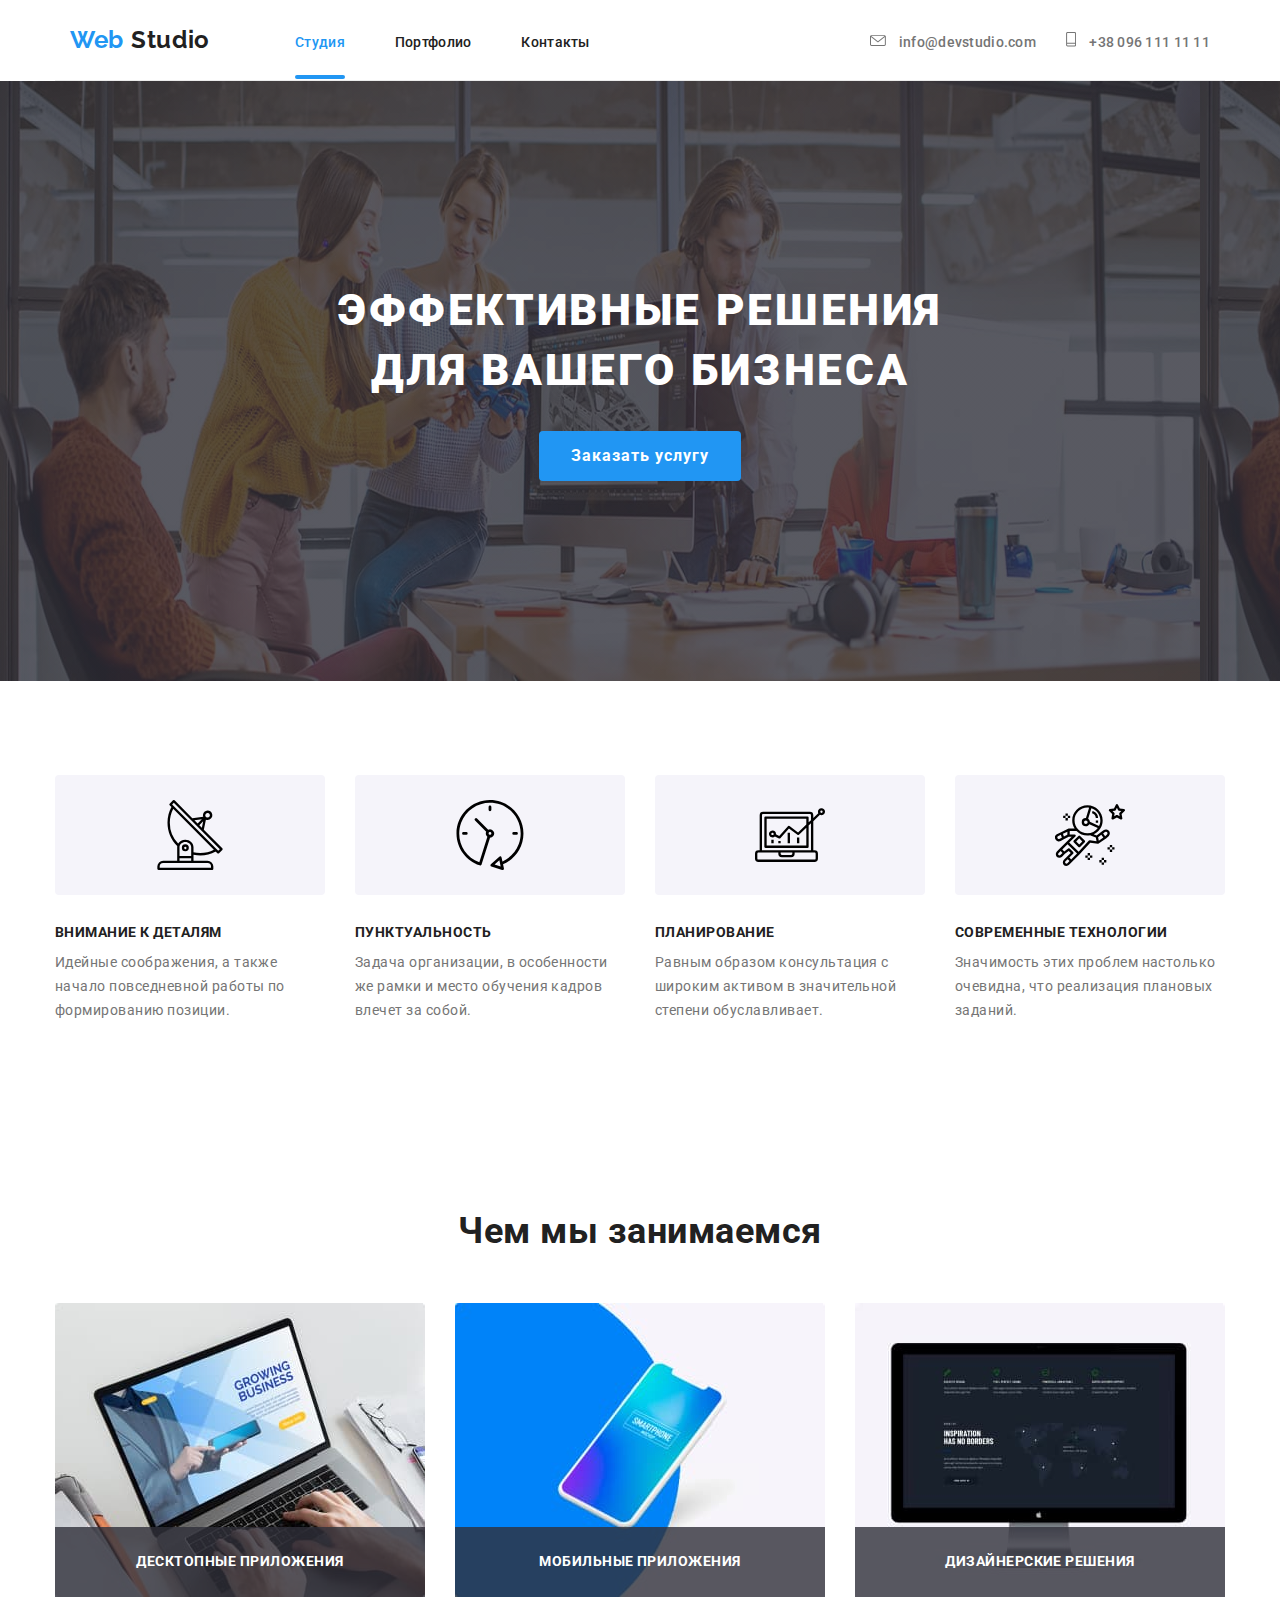
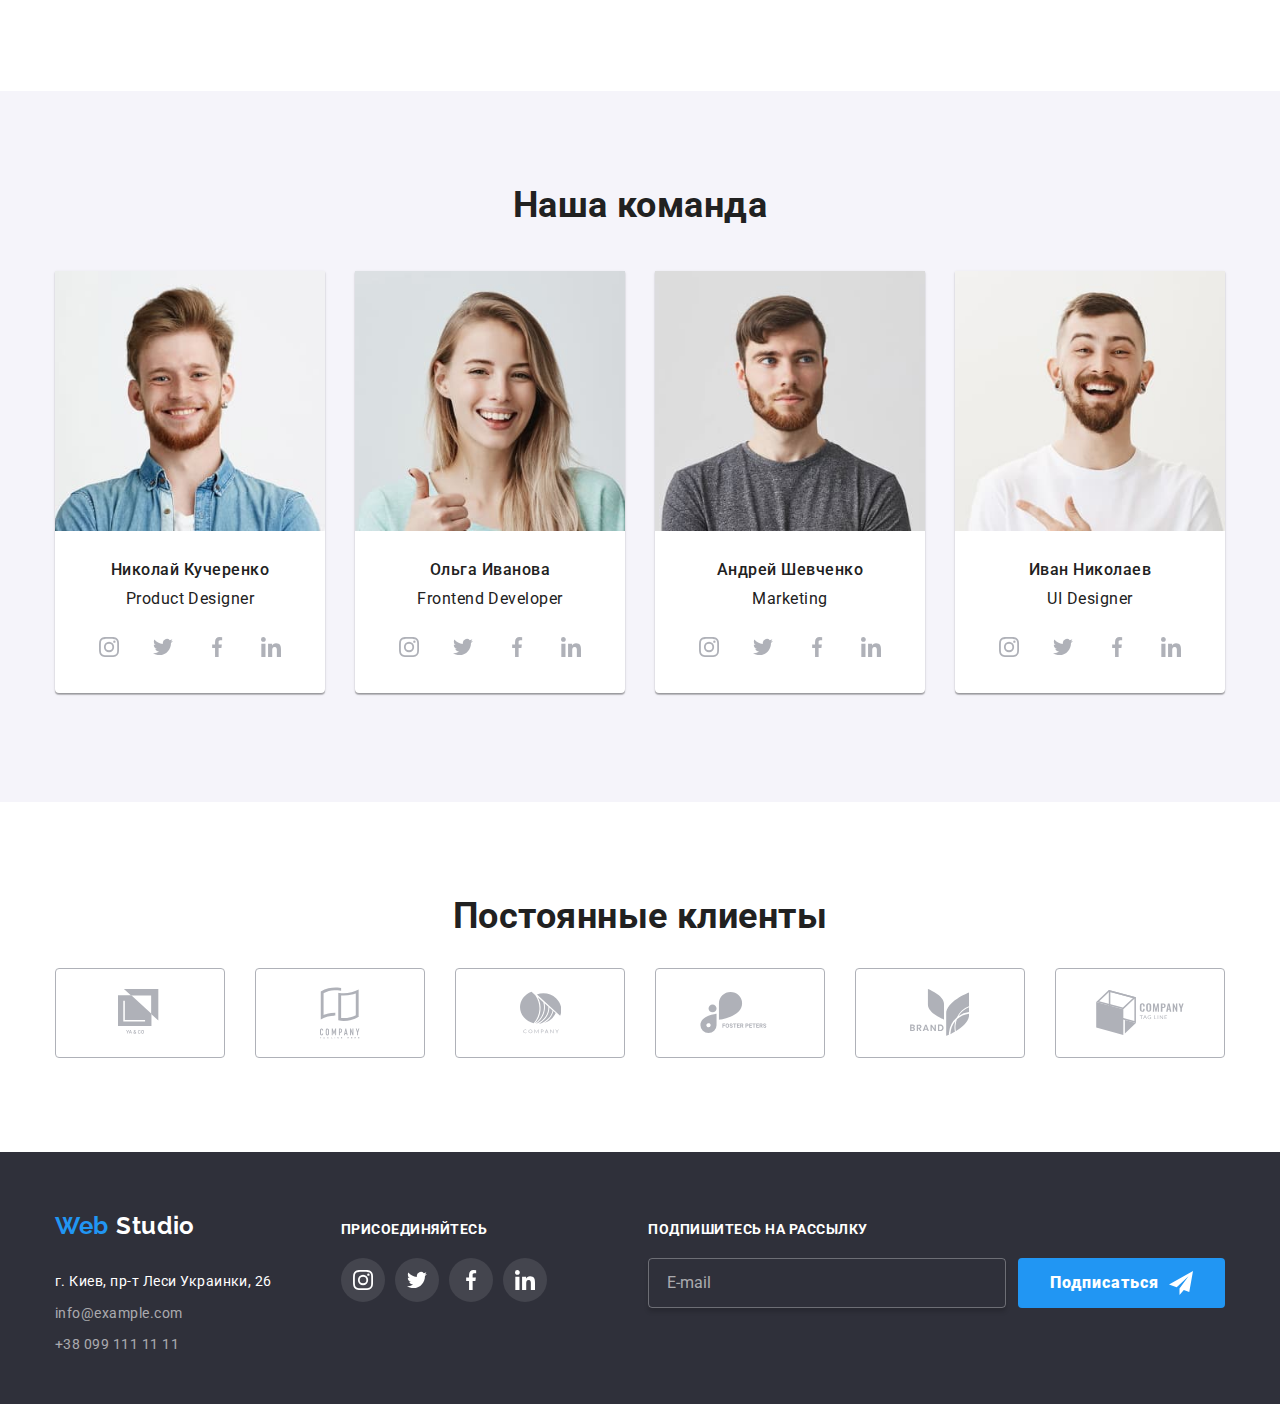
<file: index.html>
<!DOCTYPE html>
<html lang="ru">
  <head>
    <meta charset="UTF-8" />
    <meta name="viewport" content="width=device-width, initial-scale=1.0" />
    <title>Студия</title>
    <link
      href="https://fonts.googleapis.com/css2?family=Raleway:wght@700&family=Roboto:wght@400;500;700;900&display=swap"
      rel="stylesheet"
    />
    <link
      rel="stylesheet"
      href="https://cdnjs.cloudflare.com/ajax/libs/modern-normalize/0.6.0/modern-normalize.min.css"
    />

    <link rel="stylesheet" href="./css/main.min.css" />
    <!-- <link rel="stylesheet" href="./css/styles.css" /> -->
  </head>
  <body>
    <!-- шапка сайта -->
    <header class="page-header">
      <div class="conteyner">
        <nav class="nav">
          <!-- логотип ссылка -->
          <a href="./index.html" class="logo link">
            Web<span class="logo-studio"> Studio</span>
          </a>
          <button
            type="button"
            class="menu-button"
            aria-expanded="false"
            data-menu-button
          >
            <svg
              width="40"
              height="40"
              aria-label="Переключатель мобильного меню"
            >
              <use
                class="icon-cross"
                href="./image/symbol-defs1.svg#cross"
              ></use>
              <use class="icon-menu" href="./image/symbol-defs1.svg#menu"></use>
            </svg>
          </button>

          <div class="menu-container" id="menu-containe" data-menu>
            <!-- навигация по сайту-ссылки -->
            <ul class="site-nav list">
              <li class="item">
                <a href="./index.html" class="link carrent">Студия</a>
              </li>
              <li class="item">
                <a href="./portfolio.html" class="link">Портфолио</a>
              </li>
              <li class="item"><a href="" class="link">Контакты</a></li>
            </ul>

            <!-- контакты-ссылки -->
            <ul class="auth-nav list">
              <li class="item">
                <a href="mailto:info@devstudio.com" class="link">
                  <svg class="auth-nav-icon" width="16" height="11.2">
                    <use href="./image/symbol-defs1.svg#icon_mail"></use>
                  </svg>
                  info@devstudio.com
                </a>
              </li>
              <li class="item">
                <a href="tel:+380961111111" class="link">
                  <svg class="auth-nav-icon" width="10" height="14.94">
                    <use href="./image/symbol-defs1.svg#icon_phone"></use>
                  </svg>
                  +38 096 111 11 11</a
                >
              </li>
            </ul>
          </div>
        </nav>
      </div>
    </header>
    <main>
      <!-- секция герой -->
      <section class="hero">
        <div class="hero-section">
          <h1 class="title">эффективные решения для вашего бизнеса</h1>
          <!-- data-modal-open -->
          <!-- <a href="" class="button link">Заказать услугу</a> -->
          <button data-modal-open class="button link">Заказать услугу</button>
        </div>
      </section>
      <!-- Отличительные характеристики -->
      <section class="section charact">
        <!-- <h2>Отличительные характеристики</h2> -->
        <ul class="characteristics list">
          <li class="item">
            <div class="icon">
              <svg>
                <use
                  href="./image/symbol-defs1.svg#icon-characteristics-1"
                  width="70"
                  height="70"
                ></use>
              </svg>
            </div>

            <h3 class="section-option">Внимание к деталям</h3>
            <p class="section-text">
              Идейные соображения, а также начало повседневной работы по
              формированию позиции.
            </p>
          </li>
          <li class="item">
            <div class="icon">
              <svg>
                <use
                  href="./image/symbol-defs1.svg#icon-characteristics-2"
                  width="70"
                  height="70"
                ></use>
              </svg>
            </div>
            <h3 class="section-option">Пунктуальность</h3>
            <p class="section-text">
              Задача организации, в особенности же рамки и место обучения кадров
              влечет за собой.
            </p>
          </li>
          <li class="item">
            <div class="icon">
              <svg>
                <use
                  href="./image/symbol-defs1.svg#icon-characteristics-3"
                  width="70"
                  height="70"
                ></use>
              </svg>
            </div>
            <h3 class="section-option">Планирование</h3>
            <p class="section-text">
              Равным образом консультация с широким активом в значительной
              степени обуславливает.
            </p>
          </li>
          <li class="item">
            <div class="icon">
              <svg>
                <use
                  href="./image/symbol-defs1.svg#icon-characteristics-4"
                  width="70"
                  height="70"
                ></use>
              </svg>
            </div>
            <h3 class="section-option">Современные технологии</h3>
            <p class="section-text">
              Значимость этих проблем настолько очевидна, что реализация
              плановых заданий.
            </p>
          </li>
        </ul>
      </section>
      <!-- чем мы занимаемся -->
      <section class="works section">
        <h2 class="title">Чем мы занимаемся</h2>
        <ul class="list">
          <li class="item">
            <img
              srcset="
                ./image/Десктопные-приложения.jpg    1x,
                ./image/Десктопные-приложения@2x.jpg 2x
              "
              src="./image/Десктопные-приложения.jpg"
              alt="Десктопные приложения"
              width="370"
            />

            <h3 class="section-work">Десктопные приложения</h3>
          </li>
          <li class="item">
            <img
              srcset="
                ./image/Мобильные-приложения.jpg    1x,
                ./image/Мобильные-приложения@2x.jpg 2x
              "
              src="./image/Мобильные-приложения.jpg"
              alt="Мобильные
                  приложения"
              width="370"
            />

            <h3 class="section-work">Мобильные приложения</h3>
          </li>
          <li class="item">
            <img
              srcset="
                ./image/Дизайнерские-решения.jpg    1x,
                ./image/Дизайнерские-решения@2x.jpg 2x
              "
              src="./image/Дизайнерские-решения.jpg"
              alt="Дизайнерские
                  решения"
              width="370"
            />

            <h3 class="section-work">Дизайнерские решения</h3>
          </li>
        </ul>
      </section>
      <!-- наша команда -->
      <section class="our-team">
        <div class="team section">
          <h2 class="title">Наша команда</h2>
          <ul class="team-list list">
            <!-- John Smith -->
            <li class="people">
              <div class="team-thumb">
                <img
                  class="team-photo"
                  srcset="
                    ./image/kycherenko.jpg    1x,
                    ./image/kycherenko@2x.jpg 2x
                  "
                  src="./image/kycherenko.jpg"
                  alt="Николай Кучеренко"
                />
              </div>

              <h3 class="section-name">Николай Кучеренко</h3>
              <p class="section-job">Product Designer</p>
              <!-- ссылки на соц сети -->
              <ul class="social list">
                <!-- ссылка на instagram -->
                <li class="soc">
                  <a class="soc-link" href="https://www.instagram.com/">
                    <svg class="soc-icon" width="20" height="20">
                      <use href="./image/symbol-defs1.svg#instagram"></use>
                    </svg>
                  </a>
                </li>
                <!--ссылка на twitter -->
                <li class="soc">
                  <a class="soc-link" href="https://twitter.com/">
                    <svg class="soc-icon" width="20" height="20">
                      <use href="./image/symbol-defs1.svg#twitter"></use>
                    </svg>
                  </a>
                </li>
                <!-- ссылка на facebook -->
                <li class="soc">
                  <a class="soc-link" href="https://www.facebook.com/">
                    <svg class="soc-icon" width="20" height="20">
                      <use href="./image/symbol-defs1.svg#facebook"></use>
                    </svg>
                  </a>
                </li>
                <!-- ссылка на linkedin-->
                <li class="soc">
                  <a class="soc-link" href="https://www.linkedin.com/">
                    <svg class="soc-icon" width="20" height="20">
                      <use href="./image/symbol-defs1.svg#linkedin"></use>
                    </svg>
                  </a>
                </li>
              </ul>
            </li>
            <!-- Marta Stewart -->
            <li class="people">
              <div class="team-thumb">
                <img
                  class="team-photo"
                  src="./image/ivanova.jpg"
                  srcset="./image/ivanova.jpg 1x, ./image/ivanova@2x.jpg 2x"
                  alt="Ольга Иванова"
                />
              </div>

              <h3 class="section-name">Ольга Иванова</h3>
              <p class="section-job">Frontend Developer</p>
              <!-- ссылки на соц сети -->
              <ul class="social list">
                <!-- ссылка на instagram -->
                <li class="soc">
                  <a class="soc-link" href="https://www.instagram.com/">
                    <svg class="soc-icon" width="20" height="20">
                      <use href="./image/symbol-defs1.svg#instagram"></use>
                    </svg>
                  </a>
                </li>
                <!--ссылка на twitter -->
                <li class="soc">
                  <a class="soc-link" href="https://twitter.com/">
                    <svg class="soc-icon" width="20" height="20">
                      <use href="./image/symbol-defs1.svg#twitter"></use>
                    </svg>
                  </a>
                </li>
                <!-- ссылка на facebook -->
                <li class="soc">
                  <a class="soc-link" href="https://www.facebook.com/">
                    <svg class="soc-icon" width="20" height="20">
                      <use href="./image/symbol-defs1.svg#facebook"></use>
                    </svg>
                  </a>
                </li>
                <!-- ссылка на linkedin-->
                <li class="soc">
                  <a class="soc-link" href="https://www.linkedin.com/">
                    <svg class="soc-icon" width="20" height="20">
                      <use href="./image/symbol-defs1.svg#linkedin"></use>
                    </svg>
                  </a>
                </li>
              </ul>
            </li>
            <!-- Robert Jakis -->
            <li class="people">
              <div class="team-thumb">
                <img
                  class="team-photo"
                  srcset="
                    ./image/shevchenko.jpg    1x,
                    ./image/shevchenko@2x.jpg 2x
                  "
                  src="./image/shevchenko.jpg"
                  alt="Андрей Шевченко"
                />
              </div>

              <h3 class="section-name">Андрей Шевченко</h3>
              <p class="section-job">Marketing</p>
              <!-- ссылки на соц сети -->
              <ul class="social list">
                <!-- ссылка на instagram -->
                <li class="soc">
                  <a class="soc-link" href="https://www.instagram.com/">
                    <svg class="soc-icon" width="20" height="20">
                      <use href="./image/symbol-defs1.svg#instagram"></use>
                    </svg>
                  </a>
                </li>
                <!--ссылка на twitter -->
                <li class="soc">
                  <a class="soc-link" href="https://twitter.com/">
                    <svg class="soc-icon" width="20" height="20">
                      <use href="./image/symbol-defs1.svg#twitter"></use>
                    </svg>
                  </a>
                </li>
                <!-- ссылка на facebook -->
                <li class="soc">
                  <a class="soc-link" href="https://www.facebook.com/">
                    <svg class="soc-icon" width="20" height="20">
                      <use href="./image/symbol-defs1.svg#facebook"></use>
                    </svg>
                  </a>
                </li>
                <!-- ссылка на linkedin-->
                <li class="soc">
                  <a class="soc-link" href="https://www.linkedin.com/">
                    <svg class="soc-icon" width="20" height="20">
                      <use href="./image/symbol-defs1.svg#linkedin"></use>
                    </svg>
                  </a>
                </li>
              </ul>
            </li>
            <!-- Martin Doe -->
            <li class="people">
              <div class="team-thumb">
                <img
                  class="team-photo"
                  srcset="./image/nikolaev.jpg 1x, ./image/nikolaev@2x.jpg 2x"
                  src="./image/nikolaev.jpg"
                  alt="Иван Николаев"
                />
              </div>

              <h3 class="section-name">Иван Николаев</h3>
              <p class="section-job">UI Designer</p>
              <!-- ссылки на соц сети -->
              <ul class="social list">
                <!-- ссылка на instagram -->
                <li class="soc">
                  <a class="soc-link" href="https://www.instagram.com/">
                    <svg class="soc-icon" width="20" height="20">
                      <use href="./image/symbol-defs1.svg#instagram"></use>
                    </svg>
                  </a>
                </li>
                <!--ссылка на twitter -->
                <li class="soc">
                  <a class="soc-link" href="https://twitter.com/">
                    <svg class="soc-icon" width="20" height="20">
                      <use href="./image/symbol-defs1.svg#twitter"></use>
                    </svg>
                  </a>
                </li>
                <!-- ссылка на facebook -->
                <li class="soc">
                  <a class="soc-link" href="https://www.facebook.com/">
                    <svg class="soc-icon" width="20" height="20">
                      <use href="./image/symbol-defs1.svg#facebook"></use>
                    </svg>
                  </a>
                </li>
                <!-- ссылка на linkedin-->
                <li class="soc">
                  <a class="soc-link" href="https://www.linkedin.com/">
                    <svg class="soc-icon" width="20" height="20">
                      <use href="./image/symbol-defs1.svg#linkedin"></use>
                    </svg>
                  </a>
                </li>
              </ul>
            </li>
          </ul>
        </div>
      </section>
      <!-- Постоянные клиенты -->
      <section class="clients section">
        <h2 class="title">Постоянные клиенты</h2>
        <ul class="list">
          <li class="item">
            <a class="link" href=""
              ><svg class="clients-icon" width="44.27" height="49.23">
                <use href="./image/symbol-defs1.svg#logo-1"></use>
              </svg>
            </a>
          </li>
          <li class="item">
            <a class="link" href=""
              ><svg class="clients-icon" width="40" height="52">
                <use href="./image/symbol-defs1.svg#logo-2"></use>
              </svg>
            </a>
          </li>
          <li class="item">
            <a class="link" href=""
              ><svg class="clients-icon" width="41" height="43.6">
                <use href="./image/symbol-defs1.svg#logo-3"></use>
              </svg>
            </a>
          </li>
          <li class="item">
            <a class="link" href=""
              ><svg class="clients-icon" width="79.66" height="42.02">
                <use href="./image/symbol-defs1.svg#logo-4"></use>
              </svg>
            </a>
          </li>
          <li class="item">
            <a class="link" href=""
              ><svg class="clients-icon" width="59" height="47">
                <use href="./image/symbol-defs1.svg#logo-5"></use>
              </svg>
            </a>
          </li>
          <li class="item">
            <a class="link" href=""
              ><svg class="clients-icon" width="88.48" height="45.44">
                <use href="./image/symbol-defs1.svg#logo-6"></use>
              </svg>
            </a>
          </li>
        </ul>
      </section>
    </main>
    <footer class="footer">
      <!-- адресный блок -->
      <div class="footer-main">
        <div class="fer">
          <address class="adres">
            <!-- логотип ссылка -->
            <a href="./index.html" class="logo link">
              Web <span class="foter-logo-studio">Studio</span>
            </a>
            <ul class="address list">
              <li class="item">
                <a
                  href="https://www.google.com/maps/search/%D0%B3.+%D0%9A%D0%B8%D0%B5%D0%B2,+%D0%BF%D1%80-%D1%82+%D0%9B%D0%B5%D1%81%D0%B8+%D0%A3%D0%BA%D1%80%D0%B0%D0%B8%D0%BD%D0%BA%D0%B8,+26/@50.4728094,30.41841,12z/data=!3m1!4b1?hl=ru-KG"
                  class="map"
                  >г. Киев, пр-т Леси Украинки, 26
                </a>
              </li>
              <li class="item">
                <a href="mailto:info@devstudio.com">info@example.com</a>
              </li>
              <li class="item">
                <a href="tel:+380961111111">+38 099 111 11 11</a>
              </li>
            </ul>
          </address>
          <!-- призыв присоедениться -->
          <section class="section-footer">
            <h3 class="joins">присоединяйтесь</h3>
            <!-- ссылки на соц сети -->
            <ul class="footer-soc list">
              <!-- ссылка на instagram -->
              <li class="soc">
                <a class="soc-link" href="https://www.instagram.com/">
                  <svg class="soc-icon" width="20" height="20">
                    <use href="./image/symbol-defs1.svg#instagram"></use>
                  </svg>
                </a>
              </li>
              <!--ссылка на twitter -->
              <li class="soc">
                <a class="soc-link" href="https://twitter.com/">
                  <svg class="soc-icon" width="20" height="20">
                    <use href="./image/symbol-defs1.svg#twitter"></use>
                  </svg>
                </a>
              </li>
              <!-- ссылка на facebook -->
              <li class="soc">
                <a class="soc-link" href="https://www.facebook.com/">
                  <svg class="soc-icon" width="20" height="20">
                    <use href="./image/symbol-defs1.svg#facebook"></use>
                  </svg>
                </a>
              </li>
              <!-- ссылка на linkedin-->
              <li class="soc">
                <a class="soc-link" href="https://www.linkedin.com/">
                  <svg class="soc-icon" width="20" height="20">
                    <use href="./image/symbol-defs1.svg#linkedin"></use>
                  </svg>
                </a>
              </li>
            </ul>
          </section>
        </div>

        <!-- призыв подписаться -->
        <section class="prizuv">
          <h3 class="joins">Подпишитесь на рассылку</h3>
          <form class="prizuv-forma" action="email" method="post">
            <label>
              <input
                class="pole"
                type="email"
                name="email"
                placeholder="E-mail"
              />
            </label>
            <button class="button foot" type="submit">
              Подписаться
              <svg class="footer-knopka" width="24" height="24">
                <use href="./image/symbol-defs1.svg#footer-knopka"></use>
              </svg>
            </button>
          </form>
        </section>
      </div>
      <p class="finish">2020 | Developed by GoIT Students</p>
    </footer>

    <!-- __________модальное окно__________________ -->
    <div class="backdrop is-hidden" data-modal>
      <div class="modal">
        <b class="modal-item">Оставьте свои данные, мы вам перезвоним</b>
        <form class="form" action="text">
          <div class="form-filed">
            <input
              type="text"
              class="form-imput"
              name="name"
              id="name"
              placeholder=" "
            />
            <label for="name" class="form-label">Имя</label>

            <svg class="modal-icon" width="18" height="18">
              <use href="./image/symbol-defs1.svg#modal-icon-name"></use>
            </svg>
          </div>

          <div class="form-filed">
            <input
              type="text"
              class="form-imput"
              name="tel"
              id="tel"
              placeholder=" "
            />
            <label for="tel" class="form-label">Телефон</label>
            <svg class="modal-icon" width="18" height="18">
              <use href="./image/symbol-defs1.svg#modal-icon-tel"></use>
            </svg>
          </div>

          <div class="form-filed">
            <input
              type="text"
              class="form-imput"
              name="mail"
              id="mail"
              placeholder=" "
            />
            <label for="mail" class="form-label">Почта</label>
            <svg class="modal-icon" width="18" height="18">
              <use href="./image/symbol-defs1.svg#modal-icon-mail"></use>
            </svg>
          </div>

          <div class="form-filed">
            <textarea
              class="form-texter"
              name="comment"
              id="comment"
              cols="30"
              rows="10"
              placeholder=" "
            ></textarea>

            <label for="comment" class="form-label-texter">Комментарий</label>
          </div>
          <label class="contract">
            <input
              class="checkbox"
              type="checkbox"
              name="contract"
              value="contract"
            />
            <samp class="contract-icon"></samp>
            Соглашаюсь с рассылкой и принимаю&nbsp;
            <a class="contrtract-link" href=""> Условия договора</a>
          </label>
          <div class="but">
            <button type="submit" class="button">Отправить</button>
          </div>
        </form>

        <button class="modal-close" data-modal-close>
          <svg class="" width="11" height="11">
            <use href="./image/symbol-defs1.svg#modal-close"></use>
          </svg>
        </button>
      </div>
    </div>
    <script src="./js/modal.js"></script>
    <script src="./js/menu.js"></script>
  </body>
</html>
</file>
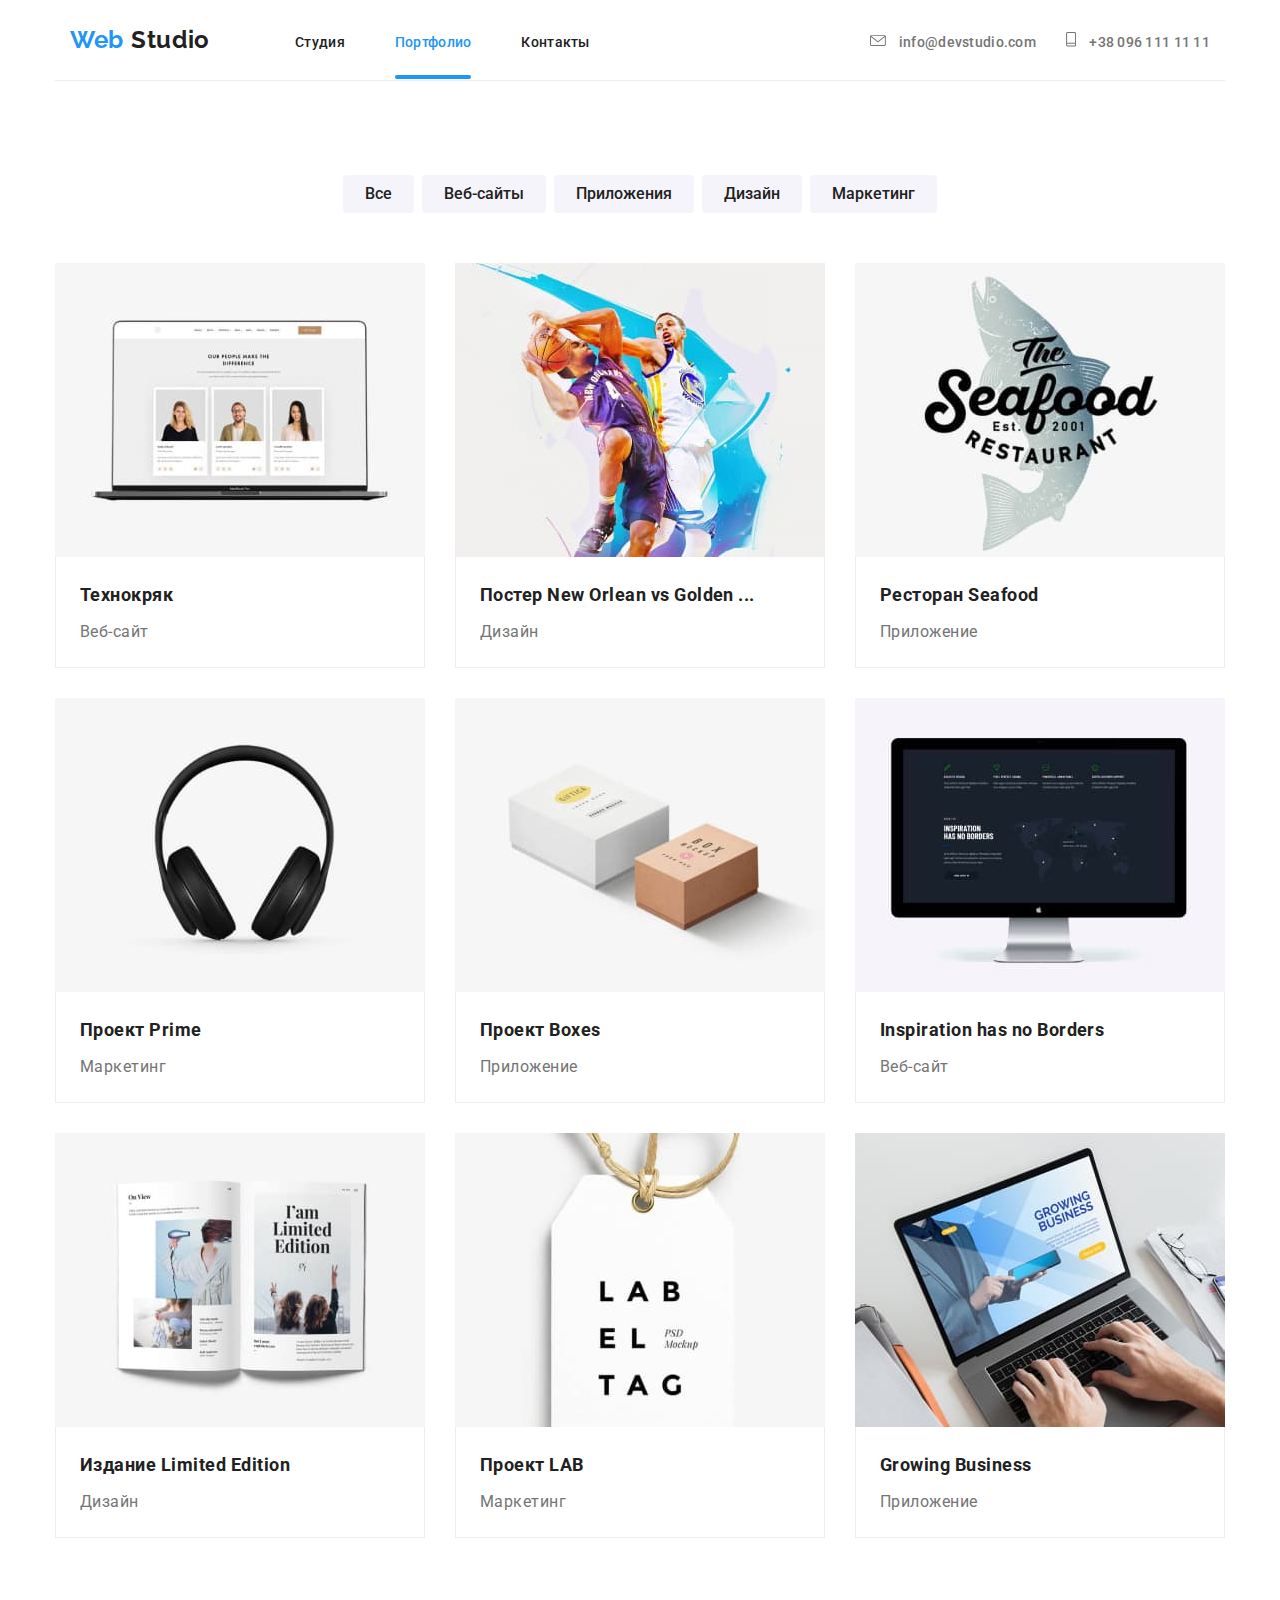
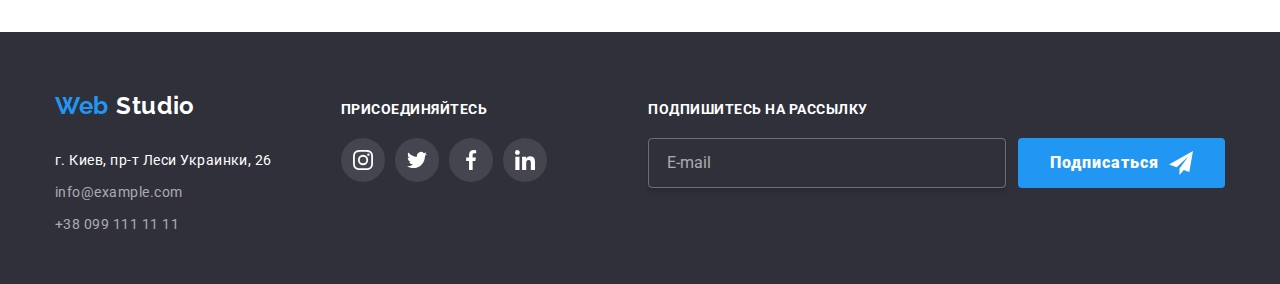
<file: portfolio.html>
<!DOCTYPE html>
<html lang="ru">
  <head>
    <meta charset="UTF-8" />
    <meta name="viewport" content="width=device-width, initial-scale=1.0" />
    <title>Портфолио</title>
    <link
      href="https://fonts.googleapis.com/css2?family=Raleway:wght@700&family=Roboto:wght@400;500;700;900&display=swap"
      rel="stylesheet"
    />
    <link
      rel="stylesheet"
      href="https://cdnjs.cloudflare.com/ajax/libs/modern-normalize/0.6.0/modern-normalize.min.css"
    />
    <link rel="stylesheet" href="./css/main.min.css" />
  </head>

  <body>
    <!-- шапка сайта -->
  <header class="page-header">
    <div class="conteyner">
      <nav class="nav">
        <!-- логотип ссылка -->
        <a href="./index.html" class="logo link">
          Web<span class="logo-studio"> Studio</span>
        </a>
        <button type="button" class="menu-button" aria-expanded="false" data-menu-button>
          <svg width="40" height="40" aria-label="Переключатель мобильного меню">
            <use class="icon-cross" href="./image/symbol-defs1.svg#cross"></use>
            <use class="icon-menu" href="./image/symbol-defs1.svg#menu"></use>
          </svg>
        </button>
  
        <div class="menu-container" id="menu-containe" data-menu>
          <!-- навигация по сайту-ссылки -->
          <ul class="site-nav list">
            <li class="item">
              <a href="./index.html" class="link">Студия</a>
            </li>
            <li class="item">
              <a href="./portfolio.html" class="link carrent">Портфолио</a>
            </li>
            <li class="item"><a href="" class="link">Контакты</a></li>
          </ul>
  
          <!-- контакты-ссылки -->
          <ul class="auth-nav list">
            <li class="item">
              <a href="mailto:info@devstudio.com" class="link">
                <svg class="auth-nav-icon" width="16" height="11.2">
                  <use href="./image/symbol-defs1.svg#icon_mail"></use>
                </svg>
                info@devstudio.com
              </a>
            </li>
            <li class="item">
              <a href="tel:+380961111111" class="link">
                <svg class="auth-nav-icon" width="10" height="14.94">
                  <use href="./image/symbol-defs1.svg#icon_phone"></use>
                </svg>
                +38 096 111 11 11</a>
            </li>
          </ul>
        </div>
      </nav>
    </div>
  </header>

    <main>
      <section class="card section">
        <!-- <h1>наши работы</h1> -->
        <ul class="tabls list">
          <li><button type="button" class="knopka">Все</button></li>
          <li><button type="button" class="knopka">Веб-сайты</button></li>
          <li><button type="button" class="knopka">Приложения</button></li>
          <li><button type="button" class="knopka">Дизайн</button></li>
          <li><button type="button" class="knopka">Маркетинг</button></li>
        </ul>
        <ul class="works list">
          <!-- Технокряк -->
          <li class="flex-element">
                          <div class="popup-text">
                <img
                srcset="./image/portfolio/Технокряк450.jpg 450w,
                ./image/portfolio/Технокряк450@2x.jpg 2x,
                ./image/portfolio/Технокряк354.jpg 768w,
                ./image/portfolio/Технокряк354@2x.jpg 2x,
                ./image/portfolio/Технокряк370.jpg, 1200w,
                ./image/portfolio/Технокряк370@2x.jpg 2x"

                  src="./image/portfolio/Технокряк450.jpg"
                  alt="Технокряк"
                  width="450"
                />
                <p class="card-text">
                  Технокряк это современная площадка распространения
                  коронавируса. Компании используют эту платформу для цифрового
                  шпионажа и атак на защищённые сервера конкурентов.
                </p>
              </div>
              <div class="card-content">
                <h2 class="card-title">Технокряк</h2>
                <p class="card-work">Веб-сайт</p>
              </div>
            </a>
          </li>
          <!-- Постер New Orlean vs Golden Stars -->
          <li class="flex-element">
            <div class="popup-text">
              <img srcset="
                ./image/portfolio/Постер450.jpg 450w,
                ./image/portfolio/Постер450@2x.jpg 2x,
                ./image/portfolio/Постер354.jpg 768w,
                ./image/portfolio/Постер354@2x.jpg 2x,
                ./image/portfolio/Постер370.jpg, 1200w,
                ./image/portfolio/Постер370@2x.jpg 2x"

              src="./image/portfolio/Постер450.jpg" alt="Постер New Orlean vs Golden Stars" width="450" />
              <p class="card-text">
                Lorem ipsum dolor sit amet consectetur adipisicing elit. Quam
                recusandae ut aliquam assumenda nostrum explicabo eligendi
                magnam praesentium dignissimos neque.
              </p></div>
              <div class="card-content">
                <h2 class="card-title">Постер New Orlean vs Golden ...</h2>
                <p class="card-work">Дизайн</p>
                
              </div>
            </a>
          </li>
          <!-- Ресторан Seafood -->
          <li class="flex-element">
            
              <div class="popup-text"><img srcset="
                ./image/portfolio/Ресторан-Seafood450.jpg 450w,
                ./image/portfolio/Ресторан-Seafood450@2x.jpg 2x,
                ./image/portfolio/Ресторан-Seafood354.jpg 768w,
                ./image/portfolio/Ресторан-Seafood354@2x.jpg 2x,
                ./image/portfolio/Ресторан-Seafood370.jpg, 1200w,
                ./image/portfolio/Ресторан-Seafood370@2x.jpg 2x"
                
                src="./image/portfolio/Ресторан-Seafood450.jpg" alt="Ресторан Seafood" width="450" />
              <p class="card-text">
                Lorem ipsum dolor sit amet consectetur adipisicing elit. Aut
                voluptatum vitae placeat quae itaque, sit iure accusantium
                beatae hic voluptate?
              </p></div>
              <div class="card-content">
                <h2 class="card-title">Ресторан Seafood</h2>
                <p class="card-work">Приложение</p>
                
              </div>
            </a>
          </li>
          <!-- Проект Prime -->
          <li class="flex-element">
            <div class="popup-text">
              <img 
              srcset="
                ./image/portfolio/Проект-Prime450.jpg 450w,
                ./image/portfolio/Проект-Prime450@2x.jpg 2x,
                ./image/portfolio/Проект-Prime354.jpg 768w,
                ./image/portfolio/Проект-Prime354@2x.jpg 2x,
                ./image/portfolio/Проект-Prime370.jpg, 1200w,
                ./image/portfolio/Проект-Prime370@2x.jpg 2x"

              src="./image/portfolio/Проект-Prime450.jpg" alt="Проект Prime" width="450"/>
              <p class="card-text">
                Lorem ipsum dolor, sit amet consectetur adipisicing elit. Qui
                eveniet assumenda nulla tempora velit commodi reiciendis culpa
                recusandae accusantium amet.
              </p></div>
              <div class="card-content">
                <h2 class="card-title">Проект Prime</h2>
                <p class="card-work">Маркетинг</p>
                
              </div>
            </a>
          </li>
          <!-- Проект Boxes -->
          <li class="flex-element">
            <div class="popup-text">
              
                <img 
                srcset="
                ./image/portfolio/Проект-Boxes450.jpg 450w,
                ./image/portfolio/Проект-Boxes450@2x.jpg 2x,
                ./image/portfolio/Проект-Boxes354.jpg 768w,
                ./image/portfolio/Проект-Boxes354@2x.jpg 2x,
                ./image/portfolio/Проект-Boxes370.jpg, 1200w,
                ./image/portfolio/Проект-Boxes370@2x.jpg 2x"

                src="./image/portfolio/Проект-Boxes450.jpg" alt="Проект Boxes" width="450"/>
                <p class="card-text">
                  Lorem ipsum dolor sit amet consectetur adipisicing elit. Maxime
                  accusantium in ex. Odit consectetur, adipisci delectus vel hic
                  repellendus pariatur.
                </p>
            </div>
              <div class="card-content">
                <h2 class="card-title">Проект Boxes</h2>
                <p class="card-work">Приложение</p>
               
              </div>
            </a>
          </li>
          <!-- Inspiration has no Borders -->
          <li class="flex-element">
            <div class="popup-text">
              
                <img 
                srcset="
                ./image/portfolio/Inspiration-has-n-Borders450.jpg 450w,
                ./image/portfolio/Inspiration-has-n-Borders450@2x.jpg 2x,
                ./image/portfolio/Inspiration-has-n-Borders354.jpg 768w,
                ./image/portfolio/Inspiration-has-n-Borders354@2x.jpg 2x,
                ./image/portfolio/Inspiration-has-n-Borders370.jpg, 1200w,
                ./image/portfolio/Inspiration-has-n-Borders370@2x.jpg 2x"

                src="./image/portfolio/Inspiration-has-n-Borders450.jpg" alt="Inspiration has no Borders" width="450"
                  />
                <p class="card-text">
                  Lorem ipsum dolor sit amet consectetur adipisicing elit.
                  Asperiores similique porro ab. Repellat esse numquam modi eaque
                  eum nulla doloremque.
                </p>
            </div>
              <div class="card-content">
                <h2 class="card-title">Inspiration has no Borders</h2>
                <p class="card-work">Веб-сайт</p>
               
              </div>
            </a>
          </li>
          <!-- Издание Limited Edition -->
          <li class="flex-element">
            <div class="popup-text">
              
                <img 
                 srcset="
                ./image/portfolio/Издание-Limited-Edition450.jpg 450w,
                ./image/portfolio/Издание-Limited-Edition450@2x.jpg 2x,
                ./image/portfolio/Издание-Limited-Edition354.jpg 768w,
                ./image/portfolio/Издание-Limited-Edition354@2x.jpg 2x,
                ./image/portfolio/Издание-Limited-Edition370.jpg, 1200w,
                ./image/portfolio/Издание-Limited-Edition370@2x.jpg 2x"

                src="./image/portfolio/Издание-Limited-Edition450.jpg" alt="Издание Limited Edition" width="450"/>
                <p class="card-text">
                  Lorem ipsum dolor sit amet consectetur adipisicing elit. Dicta,
                  mollitia molestiae! Numquam laboriosam dolorem optio quis
                  tenetur. Ullam, quis et?
                </p>
            </div>
              <div class="card-content">
                <h2 class="card-title">Издание Limited Edition</h2>
                <p class="card-work">Дизайн</p>
                
              </div>
            </a>
          </li>
          <!-- Проект LAB -->
          <li class="flex-element">
            <div class="popup-text">
              
                <img
                srcset="
                ./image/portfolio/Проект-LAB450.jpg 450w,
                ./image/portfolio/Проект-LAB450@2x.jpg 2x,
                ./image/portfolio/Проект-LAB354.jpg 768w,
                ./image/portfolio/Проект-LAB354@2x.jpg 2x,
                ./image/portfolio/Проект-LAB370.jpg, 1200w,
                ./image/portfolio/Проект-LAB370@2x.jpg 2x"

                src="./image/portfolio/Проект-LAB450.jpg" alt="Проект LAB" width="450"/>
                <p class="card-text">
                  Lorem ipsum dolor sit amet consectetur adipisicing elit. Quaerat
                  quisquam saepe suscipit. Veniam animi accusamus, mollitia id hic
                  nostrum unde!
                </p>
            </div>
              <div class="card-content">
                <h2 class="card-title">Проект LAB</h2>
                <p class="card-work">Маркетинг</p>
                
              </div>
            </a>
          </li>
          <!-- Growing Business -->
          <li class="flex-element">
            <div class="popup-text">
              
                <img 
                 srcset="
                ./image/portfolio/Growing-Business450.jpg 450w,
                ./image/portfolio/Growing-Business450@2x.jpg 2x,
                ./image/portfolio/Growing-Business354.jpg 768w,
                ./image/portfolio/Growing-Business354@2x.jpg 2x,
                ./image/portfolio/Growing-Business370.jpg, 1200w,
                ./image/portfolio/Growing-Business370@2x.jpg 2x"

                src="./image/portfolio/Growing-Business450.jpg" alt="Growing Business" width="450"/>
                <p class="card-text">
                  Lorem ipsum dolor sit amet consectetur, adipisicing elit. Minus
                  cum eum sequi aspernatur consectetur soluta, illum ipsam iste
                  laudantium possimus?
                </p>
            </div>
              <div class="card-content">
                <h2 class="card-title">Growing Business</h2>
                <p class="card-work">Приложение</p>
                
              </div>
            </a>
          </li>
        </ul>
      </section>
    </main>
  <footer class="footer">
    <!-- адресный блок -->
    <div class="footer-main">
      <div class="fer">
        <address class="adres">
          <!-- логотип ссылка -->
          <a href="./index.html" class="logo link">
            Web <span class="foter-logo-studio">Studio</span>
          </a>
          <ul class="address list">
            <li class="item">
              <a href="https://www.google.com/maps/search/%D0%B3.+%D0%9A%D0%B8%D0%B5%D0%B2,+%D0%BF%D1%80-%D1%82+%D0%9B%D0%B5%D1%81%D0%B8+%D0%A3%D0%BA%D1%80%D0%B0%D0%B8%D0%BD%D0%BA%D0%B8,+26/@50.4728094,30.41841,12z/data=!3m1!4b1?hl=ru-KG"
                class="map">г. Киев, пр-т Леси Украинки, 26
              </a>
            </li>
            <li class="item">
              <a href="mailto:info@devstudio.com">info@example.com</a>
            </li>
            <li class="item">
              <a href="tel:+380961111111">+38 099 111 11 11</a>
            </li>
          </ul>
        </address>
        <!-- призыв присоедениться -->
        <section class="section-footer">
          <h3 class="joins">присоединяйтесь</h3>
          <!-- ссылки на соц сети -->
          <ul class="footer-soc list">
            <!-- ссылка на instagram -->
            <li class="soc">
              <a class="soc-link" href="https://www.instagram.com/">
                <svg class="soc-icon" width="20" height="20">
                  <use href="./image/symbol-defs1.svg#instagram"></use>
                </svg>
              </a>
            </li>
            <!--ссылка на twitter -->
            <li class="soc">
              <a class="soc-link" href="https://twitter.com/">
                <svg class="soc-icon" width="20" height="20">
                  <use href="./image/symbol-defs1.svg#twitter"></use>
                </svg>
              </a>
            </li>
            <!-- ссылка на facebook -->
            <li class="soc">
              <a class="soc-link" href="https://www.facebook.com/">
                <svg class="soc-icon" width="20" height="20">
                  <use href="./image/symbol-defs1.svg#facebook"></use>
                </svg>
              </a>
            </li>
            <!-- ссылка на linkedin-->
            <li class="soc">
              <a class="soc-link" href="https://www.linkedin.com/">
                <svg class="soc-icon" width="20" height="20">
                  <use href="./image/symbol-defs1.svg#linkedin"></use>
                </svg>
              </a>
            </li>
          </ul>
        </section>
      </div>
  
      <!-- призыв подписаться -->
      <section class="prizuv">
        <h3 class="joins">Подпишитесь на рассылку</h3>
        <form class="prizuv-forma" action="email" method="post">
          <label>
            <input class="pole" type="email" name="email" placeholder="E-mail" />
          </label>
          <button class="button foot" type="submit">
            Подписаться
            <svg class="footer-knopka" width="24" height="24">
              <use href="./image/symbol-defs1.svg#footer-knopka"></use>
            </svg>
          </button>
        </form>
      </section>
    </div>
    <p class="finish">2020 | Developed by GoIT Students</p>
  </footer>

  <!-- <script src="./js/modal.js"></script> -->
  <script src="./js/menu.js"></script>
  </body>
</html>
</file>
<file: css/main.min.css>
.list{padding:0px;margin:0px;list-style:none}h1,h2,h3,h4,h5,h6,p,a{margin:0}.link{text-decoration:none}img{display:block;max-width:100%;height:auto}body{background-color:#fff;color:#212121;font-family:Roboto, sans-serif;font-weight:400;letter-spacing:0.03em}.page-header{position:relative;margin-left:auto;margin-right:auto;padding-left:15px;padding-right:15px}@media screen and (max-width: 767px){.page-header{display:-webkit-box;display:-ms-flexbox;display:flex;-webkit-box-align:center;-ms-flex-align:center;align-items:center}.page-header .conteyner{display:block;width:100%}}.page-header .nav{display:-webkit-box;display:-ms-flexbox;display:flex;-webkit-box-align:center;-ms-flex-align:center;align-items:center;-webkit-box-pack:justify;-ms-flex-pack:justify;justify-content:space-between;width:100%}.page-header .menu-button{display:-webkit-inline-box;display:-ms-inline-flexbox;display:inline-flex;margin:0;padding:0;border:none;background-color:transparent}@media screen and (min-width: 768px){.page-header .menu-button{display:none}}.page-header .menu-button .icon-cross{display:none}.page-header .menu-button.is-open .icon-cross{display:block}.page-header .menu-button.is-open .icon-menu{display:none}.page-header .menu-container{background-color:white;text-align:center;font-size:20px}@media screen and (max-width: 767px){.page-header .menu-container{padding:20px;z-index:10}}.page-header .menu-container.is-open{display:block}@media screen and (max-width: 767px){.page-header .menu-container{display:none;position:absolute;top:100%;left:0;width:100%;height:393px;font-size:18px}}@media screen and (min-width: 768px){.page-header .menu-container{display:-webkit-box;display:-ms-flexbox;display:flex;height:80px;-webkit-box-pack:justify;-ms-flex-pack:justify;justify-content:space-between;-webkit-box-flex:1;-ms-flex-positive:1;flex-grow:1}}@media screen and (max-width: 767px){.page-header{max-width:480px;min-height:60px}}@media screen and (min-width: 768px){.page-header{width:768px;min-height:80px}}@media screen and (min-width: 1200px){.page-header{width:1170px}}.page-header{border-bottom:1px solid #ececec}.logo{color:#2196f3;font-family:Raleway;font-style:normal;font-weight:700;font-size:24px;line-height:1.16;letter-spacing:0.03em}.logo-studio{color:#212121}@media screen and (max-width: 767px){.site-nav .link{padding-top:40px;padding-bottom:12px;font-size:18px}.site-nav .item{padding-top:40px;padding-bottom:12px}}@media screen and (min-width: 768px){.site-nav{display:-webkit-box;display:-ms-flexbox;display:flex;margin-left:81px;-webkit-box-align:center;-ms-flex-align:center;align-items:center}.site-nav .link{padding-top:32px;padding-bottom:29px;font-size:14px}.site-nav .item:not(:last-child){margin-right:50px}}@media screen and (min-width: 1200px){.site-nav{margin-left:85px}.site-nav .link{font-size:14px}}.site-nav .link{color:#212121;font-weight:500;line-height:1.14;letter-spacing:0.02em;-webkit-transition:color 250ms cubic-bezier(0.4, 0, 0.2, 1);transition:color 250ms cubic-bezier(0.4, 0, 0.2, 1)}.site-nav .link:hover,.site-nav .link:focus{color:#2196f3}.site-nav .carrent{position:relative;color:#2196f3}.site-nav .carrent::after{content:'';display:block;position:absolute;left:0;bottom:0;width:100%;height:4px;background-color:#2196f3;border-radius:2px}@media screen and (max-width: 767px){.auth-nav{display:inline-block;padding-top:48px;padding-bottom:40px}.auth-nav .item{padding-bottom:16px}.auth-nav .link{font-size:18px}}@media screen and (min-width: 768px) and (max-width: 1199px){.auth-nav{display:-webkit-box;display:-ms-flexbox;display:flex;-webkit-box-orient:vertical;-webkit-box-direction:normal;-ms-flex-direction:column;flex-direction:column;text-align:left;-ms-flex-item-align:center;align-self:center}.auth-nav .item{display:block}.auth-nav .item:not(:last-child){margin-bottom:10px}.auth-nav .link{font-size:12px}}@media screen and (min-width: 1200px){.auth-nav{display:-webkit-box;display:-ms-flexbox;display:flex;-webkit-box-align:center;-ms-flex-align:center;align-items:center;-webkit-box-pack:center;-ms-flex-pack:center;justify-content:center}.auth-nav .link{font-size:14px}.auth-nav .item:not(:last-child){margin-right:30px}}.auth-nav .link{color:#757575;font-weight:500;line-height:1.14;letter-spacing:0.02em;-webkit-transition:color 250ms cubic-bezier(0.4, 0, 0.2, 1);transition:color 250ms cubic-bezier(0.4, 0, 0.2, 1)}.auth-nav :hover,.auth-nav :focus{color:#2196f3}.auth-nav-icon{display:inline-block;fill:currentColor;margin-right:10px}.section{margin-left:auto;margin-right:auto;padding-left:15px;padding-right:15px;padding-top:60px;padding-bottom:60px}@media screen and (min-width: 480px){.section{width:480px}}@media screen and (min-width: 768px){.section{width:768px}}@media screen and (min-width: 1200px){.section{width:1200px;padding-top:94px;padding-bottom:94px}}.hero{text-align:center;max-width:1600px;margin-left:auto;margin-right:auto}@media screen and (max-width: 767px){.hero{max-width:480px;height:400px;background-image:-webkit-gradient(linear, left top, left bottom, from(rgba(47,48,58,0.8)), to(rgba(47,48,58,0.8))),url(../image/hero-mobil.jpg);background-image:linear-gradient(rgba(47,48,58,0.8), rgba(47,48,58,0.8)),url(../image/hero-mobil.jpg);background-size:480px 400px}}@media screen and (max-width: 767px) and (min-device-pixel-ratio: 2), screen and (max-width: 767px) and (-webkit-min-device-pixel-ratio: 2), screen and (max-width: 767px) and (min-resolution: 192dpi), screen and (max-width: 767px) and (min-resolution: 2dppx){.hero .box{background-image:url("hero-mobil-2x.jpg")}}@media screen and (min-width: 768px){.hero{max-width:768px;height:400px;background-image:-webkit-gradient(linear, left top, left bottom, from(rgba(47,48,58,0.8)), to(rgba(47,48,58,0.8))),url(../image/hero-tablet.jpg);background-image:linear-gradient(rgba(47,48,58,0.8), rgba(47,48,58,0.8)),url(../image/hero-tablet.jpg);background-size:768px 400px}}@media screen and (min-width: 768px) and (min-device-pixel-ratio: 2), screen and (min-width: 768px) and (-webkit-min-device-pixel-ratio: 2), screen and (min-width: 768px) and (min-resolution: 192dpi), screen and (min-width: 768px) and (min-resolution: 2dppx){.hero .box{background-image:url("hero-tablet-2x.jpg")}}@media screen and (min-width: 1200px){.hero{max-width:1600px;height:600px;background-image:-webkit-gradient(linear, left top, left bottom, from(rgba(47,48,58,0.8)), to(rgba(47,48,58,0.8))),url(../image/hero-ps.jpg);background-image:linear-gradient(rgba(47,48,58,0.8), rgba(47,48,58,0.8)),url(../image/hero-ps.jpg);background-size:1200px 600px}}@media screen and (min-width: 1200px) and (min-device-pixel-ratio: 2), screen and (min-width: 1200px) and (-webkit-min-device-pixel-ratio: 2), screen and (min-width: 1200px) and (min-resolution: 192dpi), screen and (min-width: 1200px) and (min-resolution: 2dppx){.hero .box{background-image:url("hero-ps-2x.jpg")}}@media screen and (max-width: 1199px){.hero-section{padding-top:118px}.hero .title{font-size:26px;width:360px}}@media screen and (min-width: 1200px){.hero{height:600px}.hero-section{padding-top:200px}.hero .title{font-size:44px;width:696px}}.hero .title{margin-left:auto;margin-right:auto;margin-bottom:30px;text-transform:uppercase;color:#fff;font-weight:900;line-height:1.36;text-align:center;letter-spacing:0.06em}.hero .button{display:-webkit-inline-box;display:-ms-inline-flexbox;display:inline-flex}.characteristics{display:-webkit-box;display:-ms-flexbox;display:flex;-ms-flex-wrap:wrap;flex-wrap:wrap;-webkit-box-pack:center;-ms-flex-pack:center;justify-content:center}.characteristics svg{width:70px;height:70px}.characteristics .icon{display:-webkit-box;display:-ms-flexbox;display:flex;height:120px;border-radius:4px;background-color:#f5f4fa;-webkit-box-align:center;-ms-flex-align:center;align-items:center;-webkit-box-pack:center;-ms-flex-pack:center;justify-content:center;margin-bottom:30px}@media screen and (max-width: 767px){.characteristics .item:not(:last-child){margin-bottom:30px}}@media screen and (min-width: 768px){.characteristics{margin:-15px}.characteristics .item{-ms-flex-preferred-size:calc((100% - 4 * 15px) / 2);flex-basis:calc((100% - 4 * 15px) / 2);margin:15px}}@media screen and (min-width: 1200px){.characteristics{margin:-15px}.characteristics .item{-ms-flex-preferred-size:calc((100% - 8 * 15px) / 4);flex-basis:calc((100% - 8 * 15px) / 4);margin:15px}}.section-option{text-transform:uppercase;font-weight:700;font-size:14px;line-height:1.14;margin-bottom:10px}@media screen and (max-width: 767px){.section-option{text-align:center}}@media screen and (min-width: 768px){.section-option{text-align:left}}.section-text{color:#757575;font-size:14px;line-height:1.71}.section .title{font-size:36px;line-height:1.16;text-align:center;margin-bottom:50px}.section-work{position:absolute;width:100%;bottom:0;text-transform:uppercase;color:#fff;background-color:rgba(47,48,58,0.8);font-weight:bold;font-size:14px;line-height:1.14;text-align:center;padding-top:27px;padding-bottom:27px}.works .list{display:-webkit-box;display:-ms-flexbox;display:flex;-webkit-box-pack:center;-ms-flex-pack:center;justify-content:center}.works .item{position:relative;margin-right:30px}.works .item:last-child{margin-right:0px}@media screen and (max-width: 1200px){.works{display:none}}.our-team{background-color:#f5f4fa}.team .title{text-align:center;margin-bottom:30px;font-size:36px}@media screen and (max-width: 767px){.team .title{font-size:28px}}@media screen and (max-width: 767px){.team-photo{width:450px}}@media screen and (min-width: 768px){.team-photo{width:354px;height:260px}}@media screen and (min-width: 1200px){.team-photo{width:270px;height:260px;-o-object-fit:cover;object-fit:cover;-o-object-position:top;object-position:top}}.team .list{display:-webkit-box;display:-ms-flexbox;display:flex;-ms-flex-wrap:wrap;flex-wrap:wrap;-webkit-box-pack:center;-ms-flex-pack:center;justify-content:center}@media screen and (min-width: 768px){.team .list .people{-ms-flex-preferred-size:calc((100% - 4 * 15px) / 2);flex-basis:calc((100% - 4 * 15px) / 2);margin:15px}}@media screen and (min-width: 1200px){.team .list{margin:0 -15px}.team .list .people{-ms-flex-preferred-size:calc((100% - 8 * 15px) / 4);flex-basis:calc((100% - 8 * 15px) / 4);margin:15px}}.team .people{width:100%;background-color:#ffffff;text-align:center;-webkit-box-shadow:0px 2px 1px rgba(0,0,0,0.2),0px 1px 1px rgba(0,0,0,0.14),0px 1px 3px rgba(0,0,0,0.12);box-shadow:0px 2px 1px rgba(0,0,0,0.2),0px 1px 1px rgba(0,0,0,0.14),0px 1px 3px rgba(0,0,0,0.12);border-radius:0px 0px 4px 4px}.team .people .social{display:-webkit-box;display:-ms-flexbox;display:flex;padding-bottom:24px}.team .people .social .soc:not(:last-child){margin-right:10px}.team .people .social .soc-icon{fill:#afb1b8}.team .people .social .soc-link{display:-webkit-box;display:-ms-flexbox;display:flex;-webkit-box-align:center;-ms-flex-align:center;align-items:center;-webkit-box-pack:center;-ms-flex-pack:center;justify-content:center;width:44px;height:44px;background-color:#fff;border-radius:50%;-webkit-transition:background-color 250ms cubic-bezier(0.4, 0, 0.2, 1);transition:background-color 250ms cubic-bezier(0.4, 0, 0.2, 1)}.team .people .social .soc-link:hover,.team .people .social .soc-link:focus{background-color:#2196f3}.team .people .social .soc-link:hover>.soc-icon,.team .people .social .soc-link:focus>.soc-icon{fill:#fff}@media screen and (max-width: 767px){.team .people:not(:last-child){margin-bottom:30px}}.section-name{margin-top:30px;margin-bottom:10px;font-weight:500;font-size:16px;line-height:1.18;text-align:center}.section-job{margin-bottom:16px;color:var(--text-color);font-size:16px;line-height:1.18;text-align:center}.clients .title{text-align:center;margin-bottom:30px}@media screen and (max-width: 767px){.clients .title{font-size:28px}}.clients .link{display:-webkit-box;display:-ms-flexbox;display:flex;height:90px;-webkit-box-align:center;-ms-flex-align:center;align-items:center;-webkit-box-pack:center;-ms-flex-pack:center;justify-content:center;border:1px solid #afb1b8;border-radius:4px;-webkit-transition:border 250ms cubic-bezier(0.4, 0, 0.2, 1);transition:border 250ms cubic-bezier(0.4, 0, 0.2, 1)}.clients .link:hover,.clients .link:focus{border:1px solid #2196f3}.clients .link:hover>.clients-icon,.clients .link:focus>.clients-icon{fill:#2196f3}.clients-icon{fill:#afb1b8;-webkit-transition:fill 250ms cubic-bezier(0.4, 0, 0.2, 1);transition:fill 250ms cubic-bezier(0.4, 0, 0.2, 1)}.clients .list{display:-webkit-box;display:-ms-flexbox;display:flex;-ms-flex-wrap:wrap;flex-wrap:wrap;-webkit-box-pack:center;-ms-flex-pack:center;justify-content:center;margin:-15px}.clients .list .item{margin:15px}@media screen and (max-width: 767px){.clients .list .item{-ms-flex-preferred-size:calc((100% - 4 * 15px) / 2);flex-basis:calc((100% - 4 * 15px) / 2)}}@media screen and (min-width: 768px){.clients .list .item{-ms-flex-preferred-size:calc((100% - 6 * 15px) / 3);flex-basis:calc((100% - 6 * 15px) / 3)}}@media screen and (min-width: 1200px){.clients .list .item{-ms-flex-preferred-size:calc((100% - 12 * 15px) / 6);flex-basis:calc((100% - 12 * 15px) / 6)}}.footer{background-color:#2f303a;margin-left:auto;margin-right:auto}@media screen and (max-width: 767px){.footer{max-width:480px;padding:60px 15px}.footer .fer{margin-bottom:60px}.footer .adres{margin-bottom:60px}}@media screen and (min-width: 768px) and (max-width: 1199px){.footer{width:768px}.footer .fer{display:-webkit-box;display:-ms-flexbox;display:flex;-webkit-box-pack:justify;-ms-flex-pack:justify;justify-content:space-between;padding:60px 89px 60px 76px}.footer .prizuv{padding-bottom:60px}.footer .prizuv-forma{padding-left:166px;padding-right:152px}.footer .button{margin-left:125px}}@media screen and (min-width: 1200px){.footer{-webkit-box-align:center;-ms-flex-align:center;align-items:center}.footer .footer-main{display:-webkit-box;display:-ms-flexbox;display:flex;-webkit-box-pack:justify;-ms-flex-pack:justify;justify-content:space-between;-webkit-box-align:baseline;-ms-flex-align:baseline;align-items:baseline;margin-left:auto;margin-right:auto;padding:60px 15px;width:1200px;height:252px}.footer .prizuv-forma{display:-webkit-box;display:-ms-flexbox;display:flex}.footer label{width:358px}.footer .fer{display:-webkit-box;display:-ms-flexbox;display:flex;-webkit-box-align:baseline;-ms-flex-align:baseline;align-items:baseline}.footer .adres{height:auto;margin-right:69px;text-align:left}.footer .address{text-align:left}}.footer .map{color:#fff;font-style:normal;font-size:14px;line-height:1.71}.address{text-align:center;-webkit-box-pack:center;-ms-flex-pack:center;justify-content:center;margin-top:30px}@media screen and (max-width: 1199px){.address{text-align:center}}.address a{color:rgba(255,255,255,0.6);text-decoration:none;font-style:normal;font-size:14px;line-height:1.71}.foter-logo-studio{color:#fff}.adres{text-align:center}.adres .logo{margin-bottom:20px}.adres .item:not(:last-child){margin-bottom:8px}.section-footer{text-align:center}.joins{color:#fff;text-transform:uppercase;font-size:14px;line-height:1.14;margin-bottom:20px}@media screen and (max-width: 767px){.joins{text-align:center}}@media screen and (min-width: 768px){.joins{margin-top:0;text-align:center}}@media screen and (min-width: 1200px){.joins{text-align:left}}.footer-soc{display:-webkit-box;display:-ms-flexbox;display:flex;-webkit-box-pack:center;-ms-flex-pack:center;justify-content:center}.footer-soc .soc{margin-right:10px;border-radius:50%;-webkit-transition-property:background-color, -webkit-transform;transition-property:background-color, -webkit-transform;transition-property:background-color, transform;transition-property:background-color, transform, -webkit-transform;-webkit-transition-duration:250ms;transition-duration:250ms;-webkit-transition-timing-function:cubic-bezier(0.4, 0, 0.2, 1);transition-timing-function:cubic-bezier(0.4, 0, 0.2, 1);-webkit-transition-delay:0;transition-delay:0}.footer-soc .soc-link{display:-webkit-box;display:-ms-flexbox;display:flex;-webkit-box-align:center;-ms-flex-align:center;align-items:center;-webkit-box-pack:center;-ms-flex-pack:center;justify-content:center;width:44px;height:44px;padding:12px;border-radius:50%;background-color:rgba(255,255,255,0.1)}.footer-soc .soc:last-child{margin-right:0px}.footer-soc .soc-icon{fill:#fff}.footer-soc .soc:hover,.footer-soc .soc:focus{background-color:#2196f3;-webkit-transform:rotate(360deg) scale(1.2);transform:rotate(360deg) scale(1.2)}.finish{display:none;color:rgba(255,255,255,0.4);text-align:center;padding-bottom:21px;padding-top:18px}.button{display:-webkit-box;display:-ms-flexbox;display:flex;border-radius:4px;padding:10px 32px;min-width:200px;height:50px;color:#fff;background-color:#2196f3;border:0px;font-weight:700;font-size:16px;line-height:1.87;-webkit-box-align:center;-ms-flex-align:center;align-items:center;-webkit-box-pack:center;-ms-flex-pack:center;justify-content:center;letter-spacing:0.06em;cursor:pointer}.button.foot{font-weight:900;-webkit-box-pack:center;-ms-flex-pack:center;justify-content:center}@media screen and (max-width: 768px){.button.foot{margin:0 auto}}@media screen and (min-width: 1200px){.button.foot{margin-left:12px}}.footer-knopka{margin-left:10px;fill:#fff}.prizuv-forma{display:block}.join{text-align:center}.pole{width:100%;height:50px;border-radius:4px;background-color:transparent;font-family:Roboto, sans-serif;font-weight:400;font-size:16px;line-height:1.25;color:rgba(255,255,255,0.6);-webkit-box-shadow:0px 4px 4px rgba(0,0,0,0.15);box-shadow:0px 4px 4px rgba(0,0,0,0.15);border:1px solid rgba(255,255,255,0.3);padding:12px 18px;margin-bottom:20px}::-webkit-input-placeholder{color:rgba(255,255,255,0.6)}:-ms-input-placeholder{color:rgba(255,255,255,0.6)}::-ms-input-placeholder{color:rgba(255,255,255,0.6)}::placeholder{color:rgba(255,255,255,0.6)}.tabls{display:-webkit-box;display:-ms-flexbox;display:flex;-ms-flex-wrap:wrap;flex-wrap:wrap}@media screen and (max-width: 767px){.tabls{margin-bottom:25px}}@media screen and (min-width: 768px){.tabls{-webkit-box-pack:center;-ms-flex-pack:center;justify-content:center;margin-bottom:30px}}@media screen and (min-width: 1200px){.tabls{-webkit-box-pack:center;-ms-flex-pack:center;justify-content:center;margin-bottom:50px}}.tabls li:not(:last-child){margin-right:8px}.knopka{border:0;border-radius:4px;cursor:pointer;background-color:#f5f4fa;color:#212121;font-family:Roboto, sans-serif;font-weight:500;font-size:16px;line-height:1.62;padding:6px 22px;-webkit-transition-property:background-color, color, -webkit-transform;transition-property:background-color, color, -webkit-transform;transition-property:background-color, color, transform;transition-property:background-color, color, transform, -webkit-transform;-webkit-transition-duration:250ms;transition-duration:250ms;-webkit-transition-timing-function:cubic-bezier(0.4, 0, 0.2, 1);transition-timing-function:cubic-bezier(0.4, 0, 0.2, 1)}.knopka:hover,.knopka:focus{background-color:#2196f3;color:#fff;-webkit-box-shadow:0px 2px 2px rgba(0,0,0,0.12),0px 1px 2px rgba(0,0,0,0.08),0px 3px 1px rgba(0,0,0,0.1);box-shadow:0px 2px 2px rgba(0,0,0,0.12),0px 1px 2px rgba(0,0,0,0.08),0px 3px 1px rgba(0,0,0,0.1);-webkit-transform:scale(1.1);transform:scale(1.1)}@media screen and (max-width: 767px){.knopka{margin-bottom:15px}}.card .works{display:-webkit-box;display:-ms-flexbox;display:flex;-ms-flex-wrap:wrap;flex-wrap:wrap}@media screen and (min-width: 768px){.card .works{margin:-15px}}@media screen and (max-width: 767px){.card .works .flex-element{width:100%}.card .works .flex-element:not(:last-child){margin-bottom:30px}}@media screen and (min-width: 768px){.card .works .flex-element{width:calc((100% - 4 * 15px) / 2);margin:15px}}@media screen and (min-width: 1200px){.card .works .flex-element{width:calc((100% - 6 * 15px) / 3);margin:15px}}.card .works .flex-element:hover,.card .works .flex-element:focus{-webkit-box-shadow:1px 4px 6px rgba(0,0,0,0.16),0px 4px 4px rgba(0,0,0,0.06),0px 1px 1px rgba(0,0,0,0.12);box-shadow:1px 4px 6px rgba(0,0,0,0.16),0px 4px 4px rgba(0,0,0,0.06),0px 1px 1px rgba(0,0,0,0.12)}.card .works .flex-element:hover .card-text,.card .works .flex-element:focus .card-text{-webkit-transform:translateY(0px);transform:translateY(0px)}.card .link{display:block}.card-title{color:#212121;font-weight:700;font-size:18px;line-height:2;margin-bottom:4px}.card-work{color:#757575;font-size:16px;line-height:1.87}.card-content{width:100%;display:inline-block;padding-top:20px;padding-bottom:20px;padding-left:24px;padding-right:24px;border-left:1px solid #eeeeee;border-bottom:1px solid #eeeeee;border-right:1px solid #eeeeee}.card .popup-text{position:relative;width:100%;overflow:hidden}.card-text{position:absolute;display:block;top:0;width:100%;height:450px;margin:0px;color:#fff;background:rgba(33,150,243,0.9);font-size:18px;line-height:1.56;-webkit-transform:translateY(100%);transform:translateY(100%);-webkit-transition:-webkit-transform 250ms cubic-bezier(0.4, 0, 0.2, 1);transition:-webkit-transform 250ms cubic-bezier(0.4, 0, 0.2, 1);transition:transform 250ms cubic-bezier(0.4, 0, 0.2, 1);transition:transform 250ms cubic-bezier(0.4, 0, 0.2, 1), -webkit-transform 250ms cubic-bezier(0.4, 0, 0.2, 1)}@media screen and (max-width: 767px){.card-text{padding:77px 24px}}@media screen and (min-width: 768px){.card-text{padding:49px 24px}}@media screen and (min-width: 1200px){.card-text{padding:63px 24px}}.backdrop{position:fixed;top:0;left:0;width:100%;height:100%;overflow:scroll;background:rgba(0,0,0,0.2);z-index:5;-webkit-transition:opacity 250ms;transition:opacity 250ms}@media screen and (max-width: 767px){.backdrop{padding:93px 15px}}.backdrop.is-hidden{opacity:0;pointer-events:none}.modal{position:absolute;display:inline-block;padding:40px;min-height:581px;width:450px;background:#fff;-webkit-box-shadow:0px 2px 1px rgba(0,0,0,0.2),0px 1px 1px rgba(0,0,0,0.14),0px 1px 3px rgba(0,0,0,0.12);box-shadow:0px 2px 1px rgba(0,0,0,0.2),0px 1px 1px rgba(0,0,0,0.14),0px 1px 3px rgba(0,0,0,0.12);border-radius:4px}@media screen and (max-width: 767px){.modal{top:93px;left:15px}.modal .contract{font-size:12px}}@media screen and (min-width: 768px){.modal{top:208px;left:159px}}@media screen and (min-width: 1200px){.modal{top:221px;left:536px}}.modal-icon{position:absolute;left:16px;top:50%;-webkit-transform:translateY(-50%);transform:translateY(-50%)}.modal-item{display:block;font-weight:700px;font-size:20px;line-height:1.15;text-align:center;margin-bottom:30px}.form{display:-webkit-box;display:-ms-flexbox;display:flex;-webkit-box-orient:vertical;-webkit-box-direction:normal;-ms-flex-direction:column;flex-direction:column;text-align:center;font-weight:400px;font-size:14px;line-height:1.14;letter-spacing:0.01em;color:#212121}.form-filed{position:relative;margin-bottom:28px}.form-filed:last-child{margin-bottom:0px}.form-imput{width:100%;height:40px;border:1px solid rgba(33,33,33,0.2);border-radius:4px;padding:0px;padding-left:42px;padding-right:42px}.form-label{position:absolute;left:42px;top:50%;font-size:14px;line-height:1.14px;letter-spacing:0.01em;color:#757575;-webkit-transform:translateY(-50%);transform:translateY(-50%);-webkit-transition:-webkit-transform 250ms linear;transition:-webkit-transform 250ms linear;transition:transform 250ms linear;transition:transform 250ms linear, -webkit-transform 250ms linear}.form-texter{width:100%;height:120px;border:1px solid rgba(33,33,33,0.2);border-radius:4px;padding:12px 16px;font:inherit}.form-imput:focus+.form-label,.form-imput:not(:placeholder-shown)+.form-label{-webkit-transform:translateY(-29px) translateX(-26px);transform:translateY(-29px) translateX(-26px)}.form-imput:focus ~ .form-label{color:#2196f3}.form-imput:focus ~ svg{fill:#2196f3}.form-imput:focus{border:1px solid #2196f3;outline:none}.form-label-texter{position:absolute;top:22px;left:16px;line-height:1.14px;letter-spacing:0.01em;color:#757575;-webkit-transform:translateY(-50%);transform:translateY(-50%);-webkit-transition:-webkit-transform 250ms linear;transition:-webkit-transform 250ms linear;transition:transform 250ms linear;transition:transform 250ms linear, -webkit-transform 250ms linear}.form-texter:focus+.form-label-texter,.form-texter:not(:placeholder-shown)+.form-label-texter{-webkit-transform:translateY(-32px);transform:translateY(-32px)}.form-texter:focus ~ .form-label-texter{color:#2196f3}.form-texter:focus{border:1px solid #2196f3;outline:none}textarea{resize:none;min-height:120px;padding:12px 16px}.checkbox{-webkit-appearance:none;-webkit-appearance:none;-moz-appearance:none;appearance:none;position:absolute}.contract{display:-webkit-inline-box;display:-ms-inline-flexbox;display:inline-flex;-webkit-box-align:center;-ms-flex-align:center;align-items:center;font-size:12px;line-height:1.71;letter-spacing:0.03em;color:#757575}.contract-icon{display:inline-block;-webkit-box-align:center;-ms-flex-align:center;align-items:center;width:15px;height:15px;border:2px solid #212121;border-radius:4px;margin-right:8px}.contract-link{color:#2196f3}.checkbox:checked+.contract-icon{border-color:transparent;background-color:#2196f3;background-image:url(../image/icon-check.svg);background-size:contain;background-origin:border-box}.but{display:block;text-align:center}.modal .button{display:inline-block;width:200px;margin-top:30px}.modal .button:hover{background-color:#188ce8}.modal-close{position:absolute;right:8px;top:8px;width:30px;height:30px;padding:0;margin:0;border:none;background-color:#fff;border-radius:50%;border:1px solid rgba(0,0,0,0.1);cursor:pointer}.modal-close:hover,.modal-close:focus{fill:#2196f3}
/*# sourceMappingURL=main.min.css.map */
</file>
